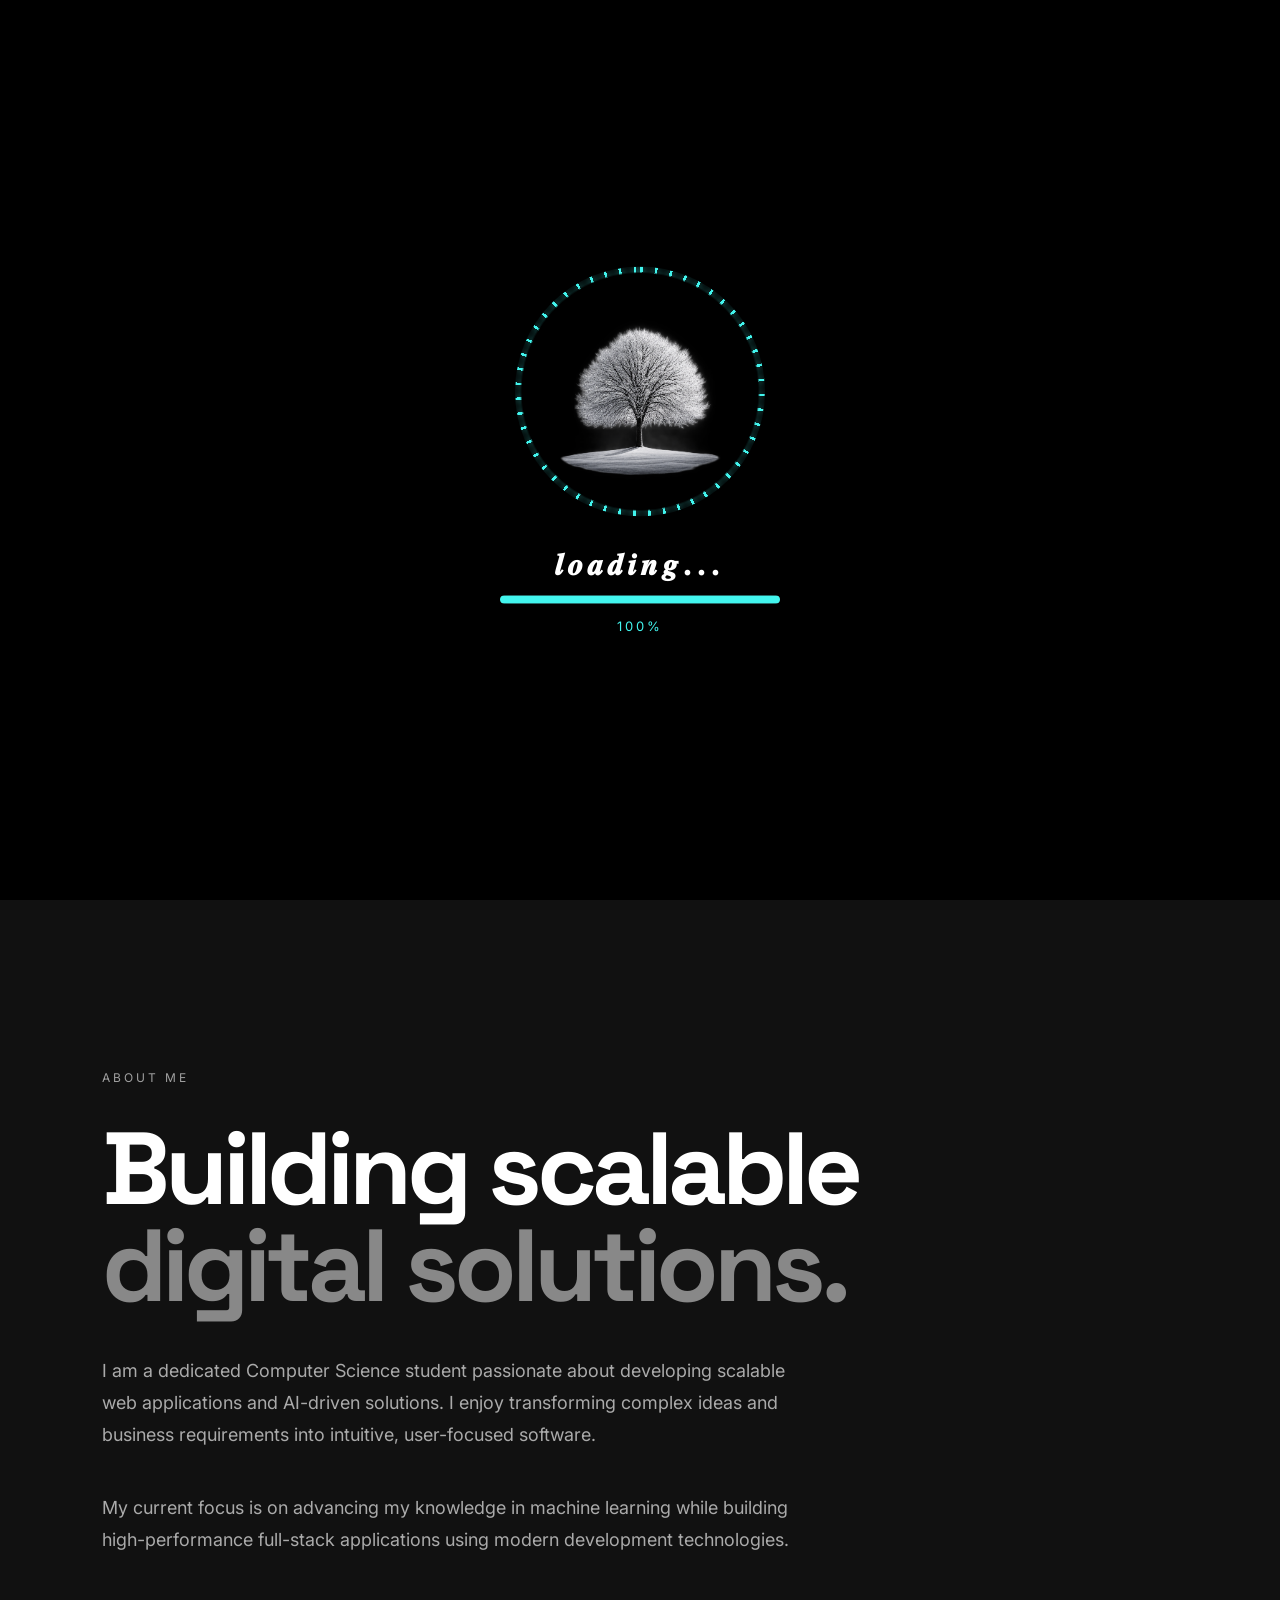
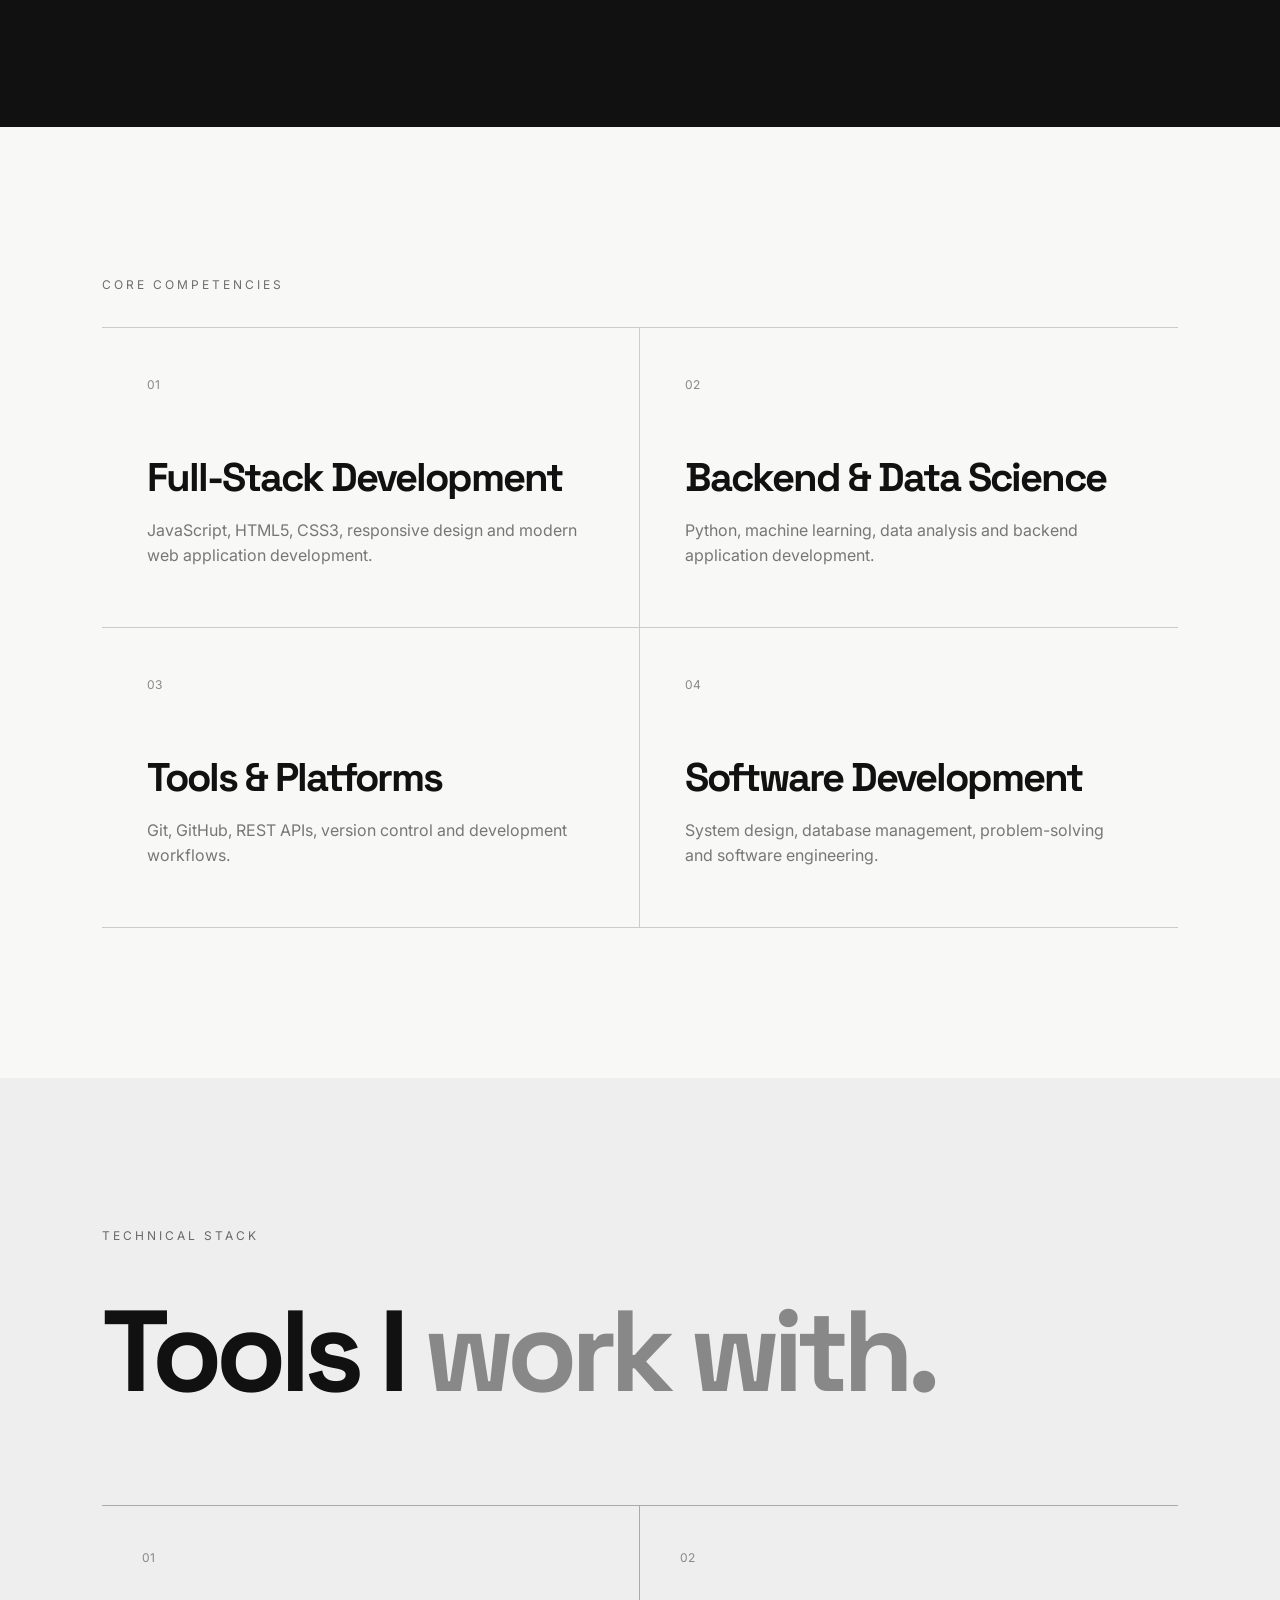
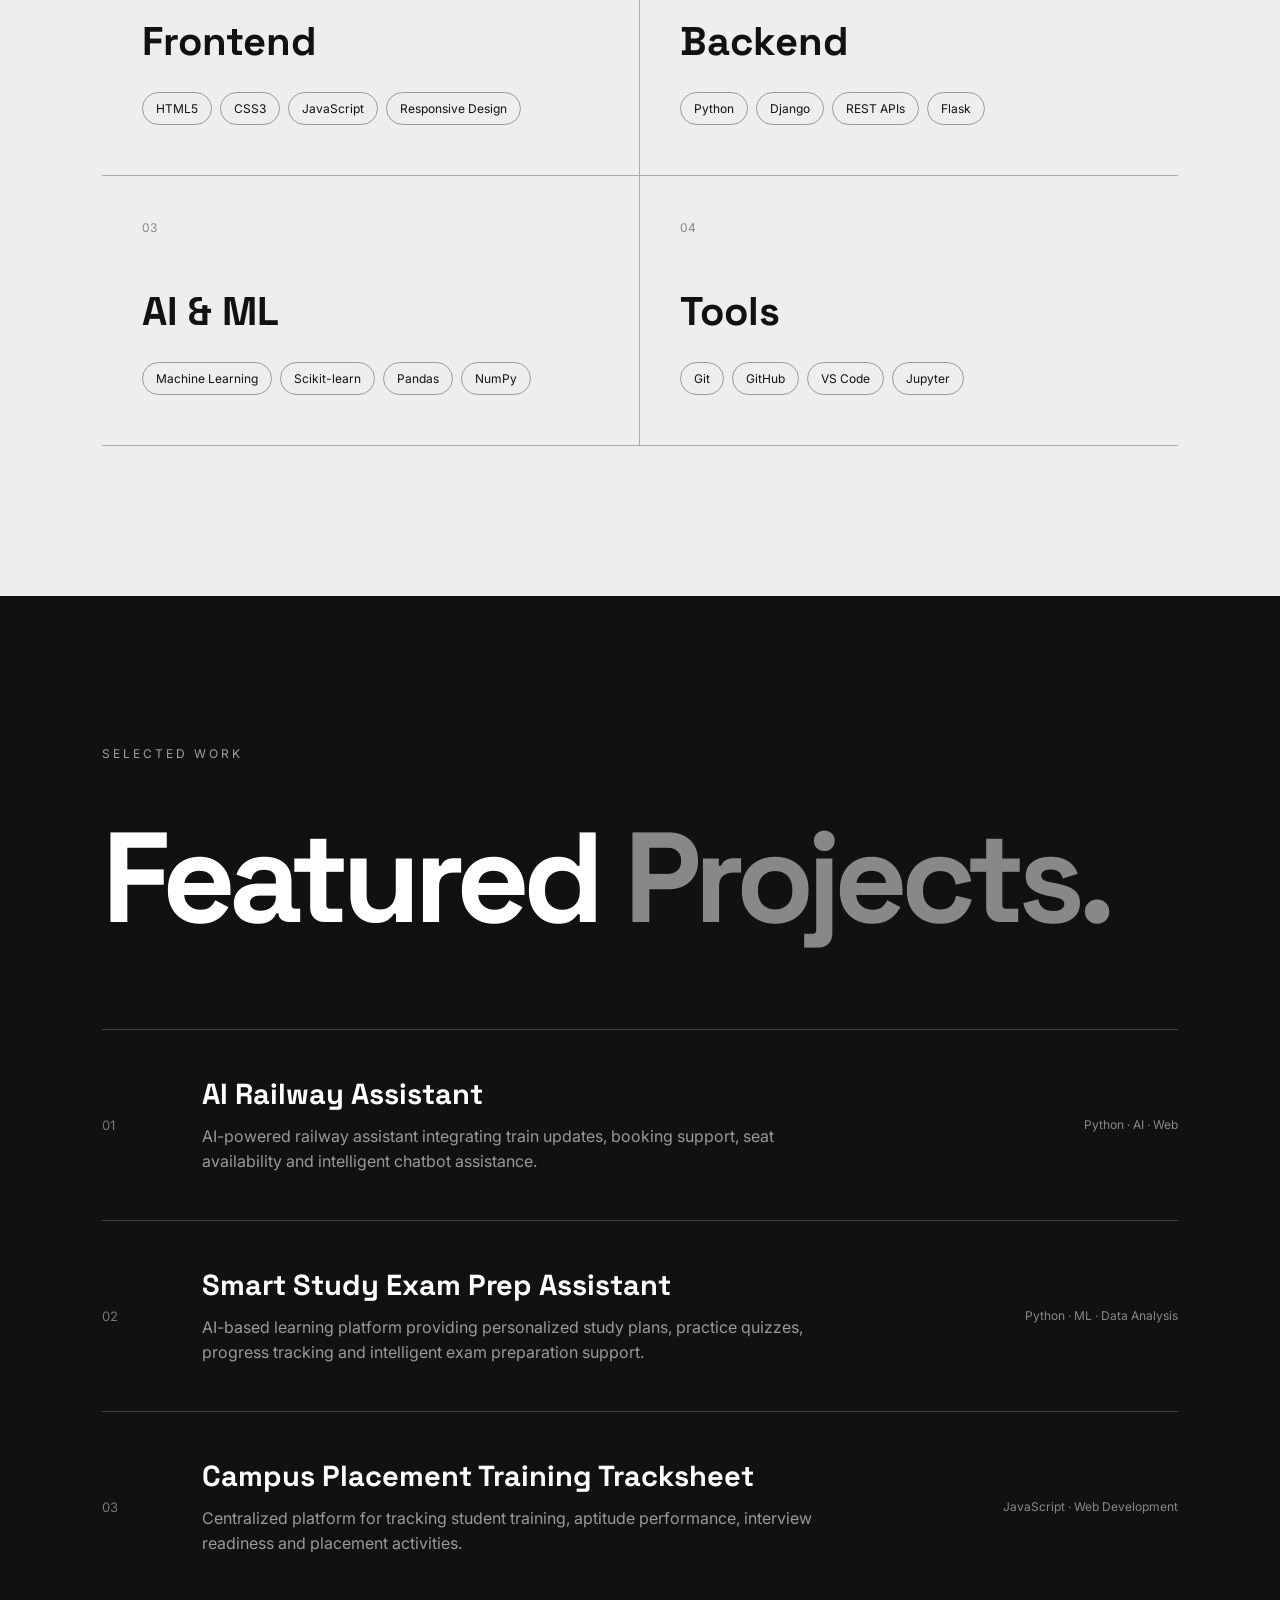
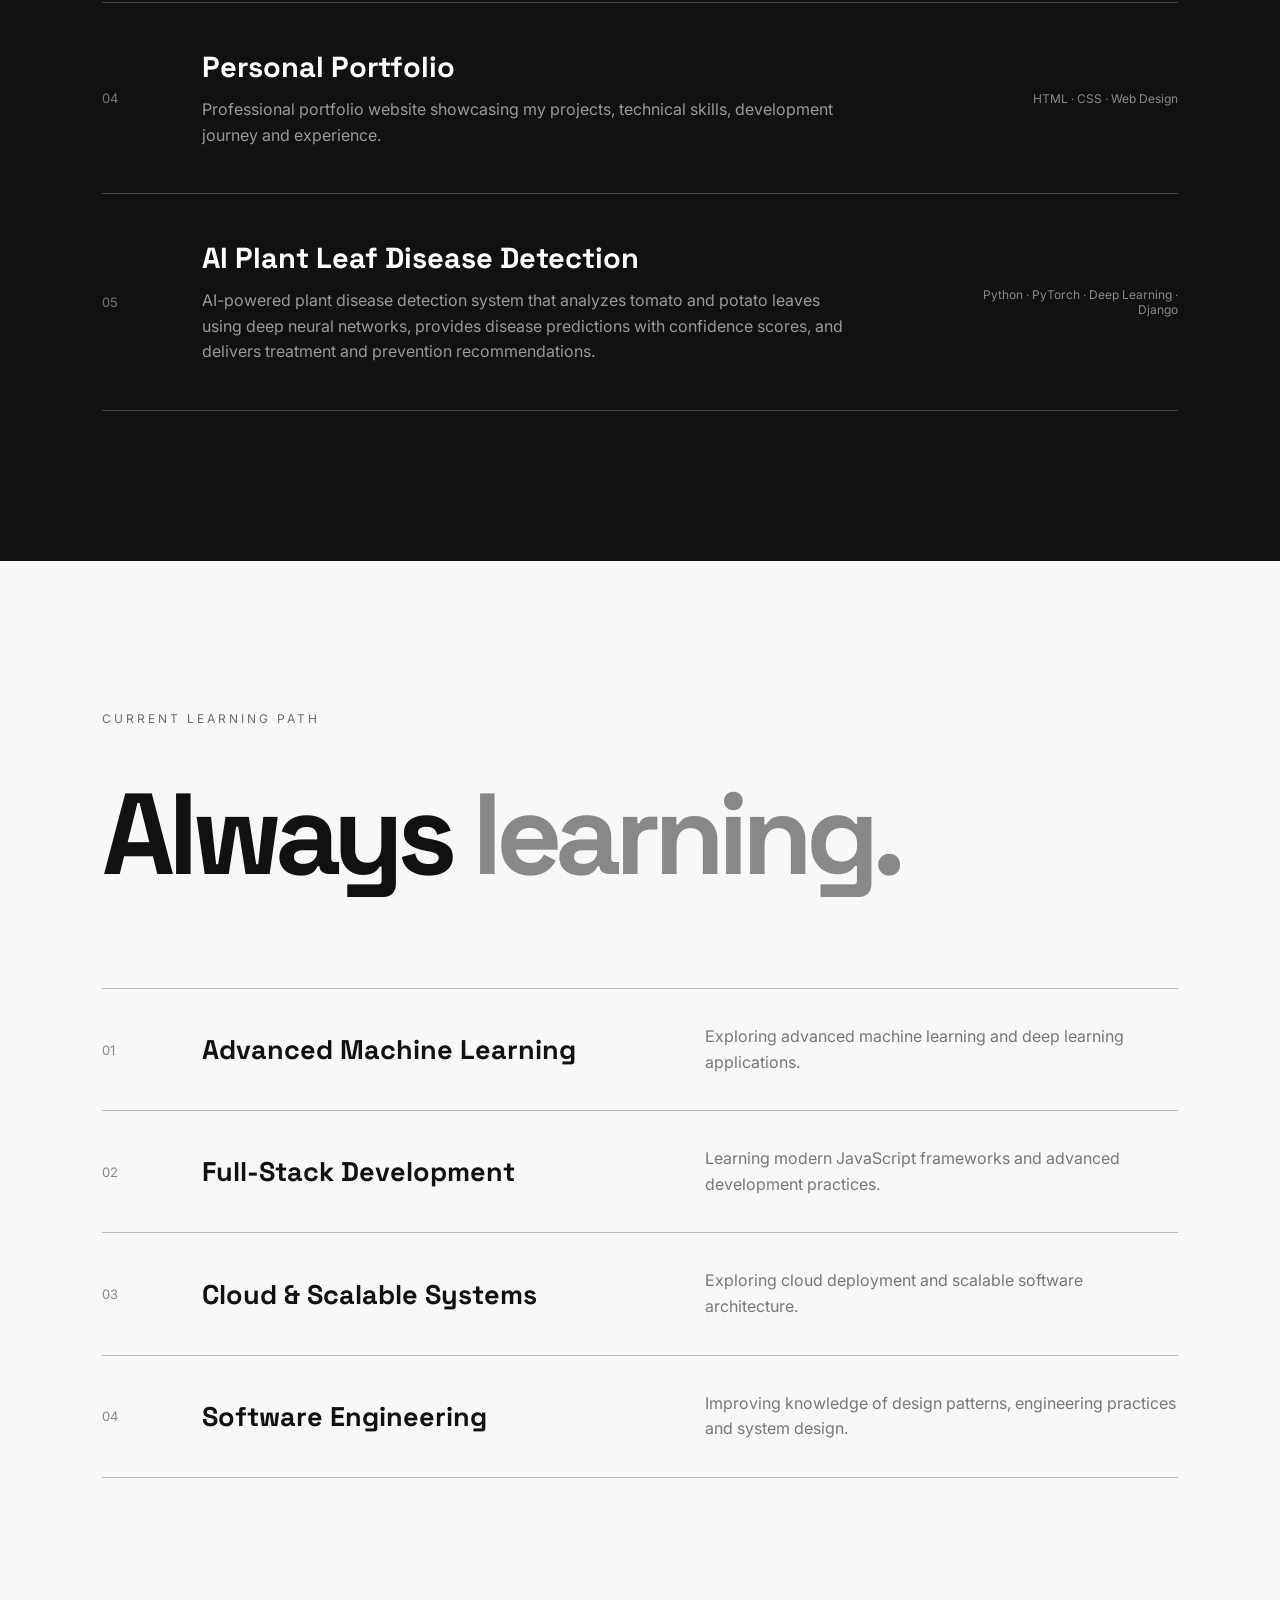
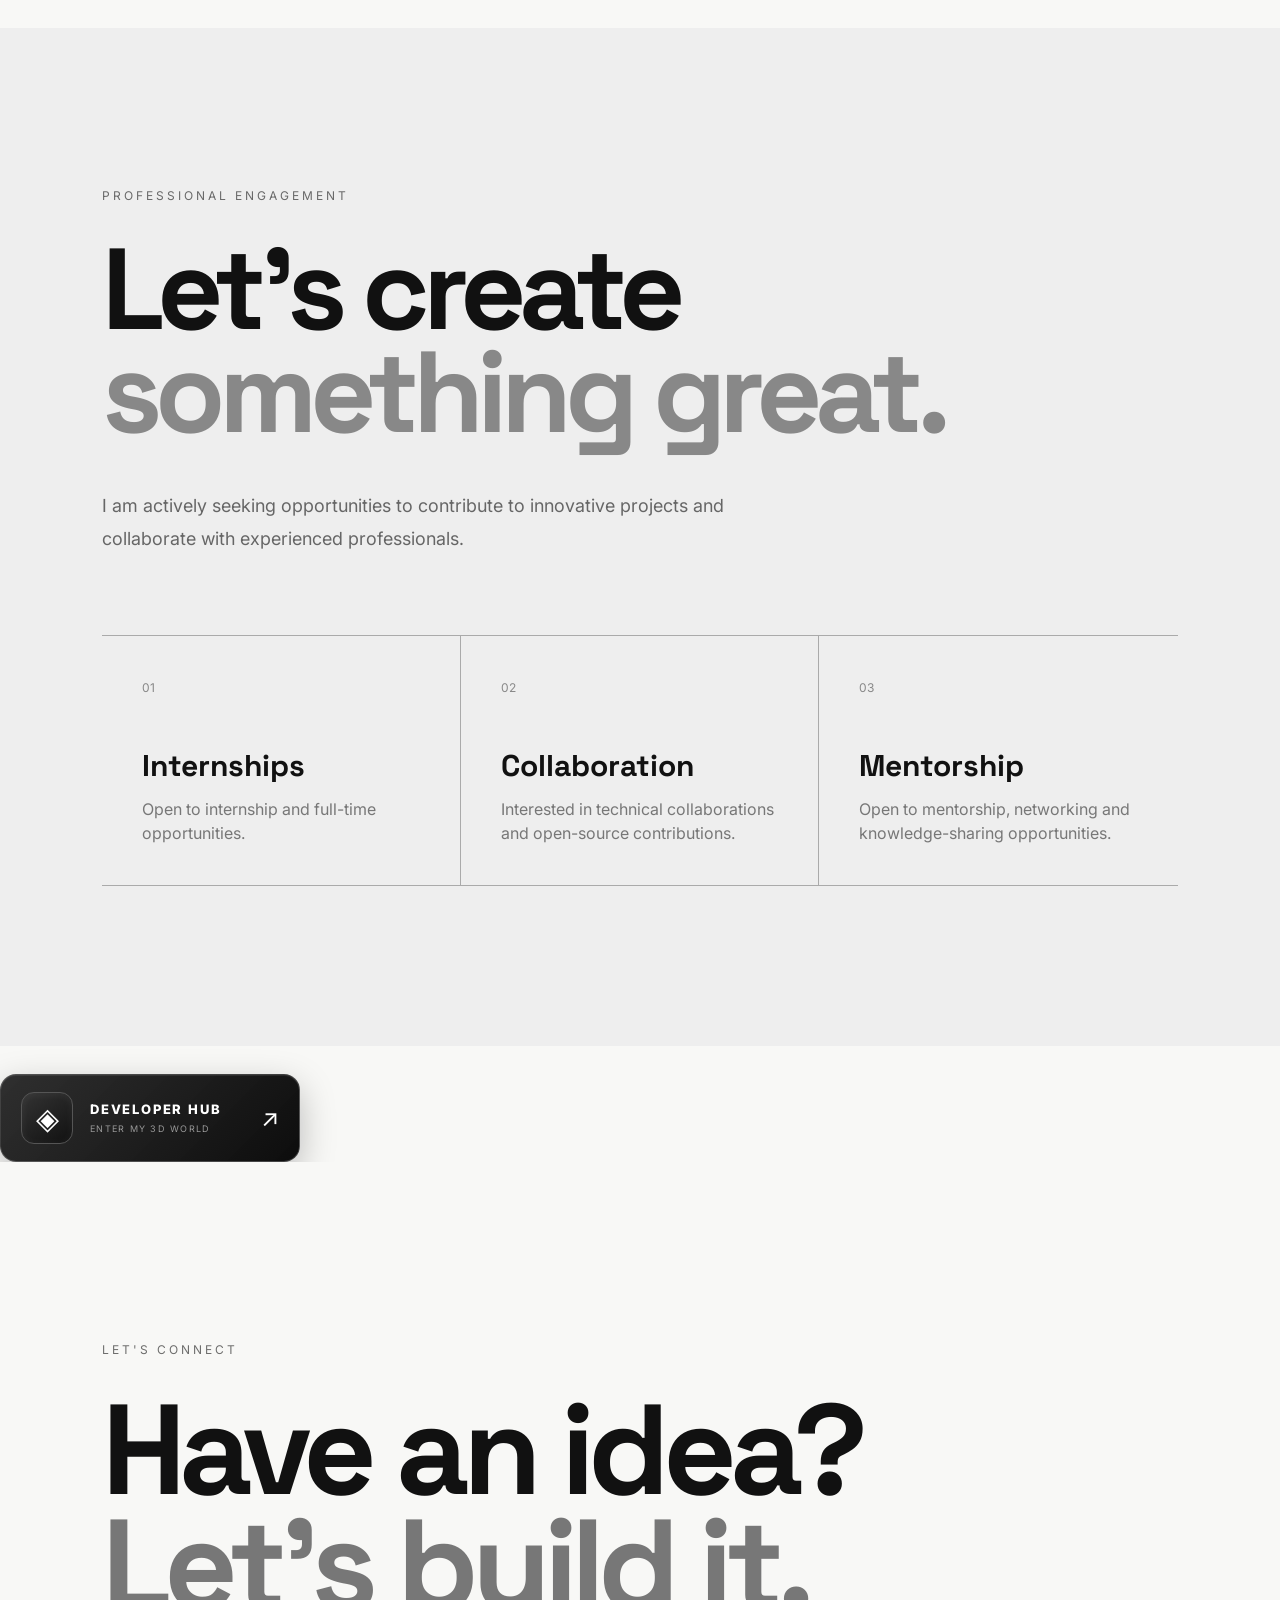
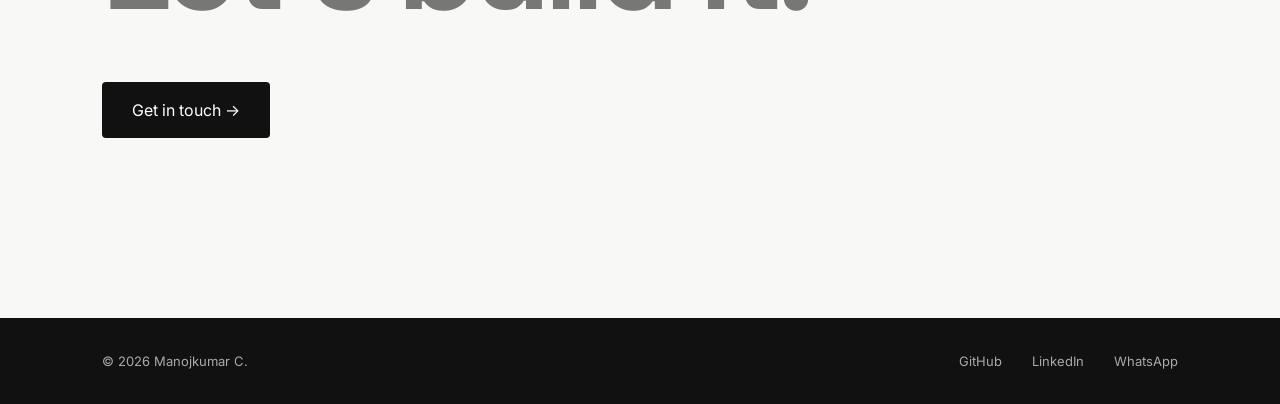
<file: index.html>
<!DOCTYPE html>
<html lang="en">
<head>
    <meta charset="UTF-8">
    <meta name="viewport" content="width=device-width, initial-scale=1.0">
    <title>Manojkumar C | Full-Stack Developer & AI/ML Enthusiast</title>
    <link rel="stylesheet" href="index.css">
</head>

<body>

    <!-- PORTFOLIO LOADING SCREEN -->
    <div id="portfolio-loader">

         <!-- Background video -->
<video id="loading-video" autoplay muted loop playsinline>
    <source src="manojscreen.mp4" type="video/mp4">
</video>


    <!-- Dark overlay -->
    <div class="loader-overlay"></div>

    <!-- Falling flowers -->
    <div id="flowerRain"></div>
        
        <div class="loading-content">

            <div class="loading-circle">
                <img
                    src="img.png"
                    alt="Tree silhouette"
                    class="loading-tree"
                >
            </div>

            <h1>𝒍𝒐𝒂𝒅𝒊𝒏𝒈...<span></span></h1>

            <div class="loading-bar">
                <div id="loading-fill"></div>
            </div>

            <p id="loading-percent">0%</p>

        </div>
    </div>

    <!-- YOUR ACTUAL PORTFOLIO STARTS HERE -->
    <header class="navbar">


 
<!-- YOUR EXISTING FOOTER AND ALL PORTFOLIO SECTIONS ABOVE -->

<script>
document.addEventListener("DOMContentLoaded", () => {
    const loader = document.getElementById("portfolio-loader");
    const fill = document.getElementById("loading-fill");
    const percent = document.getElementById("loading-percent");

    if (!loader || !fill || !percent) return;

    let progress = 0;
    let finished = false;

    document.body.style.overflow = "hidden";

    function hideLoader() {
        if (finished) return;
        finished = true;

        fill.style.width = "100%";
        percent.textContent = "100%";

        loader.classList.add("loader-hidden");
        document.body.style.overflow = "";
    }

    const timer = setInterval(() => {
        progress = Math.min(progress + 5, 100);

        fill.style.width = progress + "%";
        percent.textContent = progress + "%";

        if (progress >= 100) {
            clearInterval(timer);
            setTimeout(hideLoader, 500);
        }
    }, 100);

    // Fallback: loader should never stay forever
    setTimeout(() => {
        clearInterval(timer);
        hideLoader();
    }, 10000);
});
</script>


    <a href="#" class="logo">
        ⚡Ⲙa͢͢͢ήoj<span>𝓴𝓾𝓶𝓪𝓻 C</span>
    </a>

    <nav>
        <a href="#projects">Projects</a>
        <a href="#skills">Skills</a>
        <a href="#about">About</a>
        <a href="#contact">Contact</a>
    </nav>

    <div class="right-nav">
        <a href="#">INDIA </a>
        <a href="#">ENGLISH</a>

        <a href="mailto:manojkumar332629@gmail.com" class="contact-btn">
            Contact Me
        </a>
    </div>

</header>


<main>

<!-- HERO -->

<section class="hero">

    <div class="intro">
        👋 I AM   Manojkumar C
    </div>

    <div class="hero-title">

        <h1>FULL-STACK</h1>

        <h2>
            <span>&</span> AI/ML DEVELOPER
        </h2>

    </div>

    <div class="hero-photo">
        <img src="Cool Sunglasses Portrait Cutout.png" alt="Manojkumar C">
    </div>

    <div class="buttons">

        <a href="#projects" class="btn primary">
            View my projects
        </a>

        <a href="#contact" class="btn secondary">
            Let's connect
        </a>

    </div>

</section>


<!-- ABOUT -->

<section class="about" id="about">

    <p class="section-small">
        ABOUT ME
    </p>

    <h2>
        Building scalable
        <span>digital solutions.</span>
    </h2>

    <p class="about-text">
        I am a dedicated Computer Science student passionate about
        developing scalable web applications and AI-driven solutions.
        I enjoy transforming complex ideas and business requirements
        into intuitive, user-focused software.
    </p>

    <p class="about-text">
        My current focus is on advancing my knowledge in machine
        learning while building high-performance full-stack applications
        using modern development technologies.
    </p>

</section>


<!-- CORE COMPETENCIES -->

<section class="competencies">

    <p class="section-small">
        CORE COMPETENCIES
    </p>

    <div class="competency-grid">

        <div class="competency-card">
            <span>01</span>

            <h3>
                Full-Stack
                Development
            </h3>

            <p>
                JavaScript, HTML5, CSS3, responsive design
                and modern web application development.
            </p>
        </div>


        <div class="competency-card">
            <span>02</span>

            <h3>
                Backend &
                Data Science
            </h3>

            <p>
                Python, machine learning, data analysis
                and backend application development.
            </p>
        </div>


        <div class="competency-card">
            <span>03</span>

            <h3>
                Tools &
                Platforms
            </h3>

            <p>
                Git, GitHub, REST APIs, version control
                and development workflows.
            </p>
        </div>


        <div class="competency-card">
            <span>04</span>

            <h3>
                Software
                Development
            </h3>

            <p>
                System design, database management,
                problem-solving and software engineering.
            </p>
        </div>

    </div>

</section>


<!-- TECHNICAL STACK -->

<section class="skills" id="skills">

    <p class="section-small">
        TECHNICAL STACK
    </p>

    <h2>
        Tools I
        <span>work with.</span>
    </h2>

    <div class="skills-grid">

        <div class="skill-card">

            <span>01</span>

            <h3>
                Frontend
            </h3>

            <div class="tags">
                <span>HTML5</span>
                <span>CSS3</span>
                <span>JavaScript</span>
                <span>Responsive Design</span>
            </div>

        </div>


        <div class="skill-card">

            <span>02</span>

            <h3>
                Backend
            </h3>

            <div class="tags">
                <span>Python</span>
                <span>Django</span>
                <span>REST APIs</span>
                <span>Flask</span>
            </div>

        </div>


        <div class="skill-card">

            <span>03</span>

            <h3>
                AI & ML
            </h3>

            <div class="tags">
                <span>Machine Learning</span>
                <span>Scikit-learn</span>
                <span>Pandas</span>
                <span>NumPy</span>
            </div>

        </div>


        <div class="skill-card">

            <span>04</span>

            <h3>
                Tools
            </h3>

            <div class="tags">
                <span>Git</span>
                <span>GitHub</span>
                <span>VS Code</span>
                <span>Jupyter</span>
            </div>

        </div>

    </div>

</section>


<!-- PROJECTS -->

<section class="projects" id="projects">

    <p class="section-small">
        SELECTED WORK
    </p>

    <h2>
        Featured
        <span>Projects.</span>
    </h2>


    <div class="project-list">


        <!-- PROJECT 01 -->

        <a
            href="https://github.com/manojofficiall/AIRA-Your-AI-RAILWAY-ASSISTANT"
            target="_blank"
            class="project"
        >

            <div class="project-number">
                01
            </div>

            <div>

                <h3>
                    AI Railway Assistant
                </h3>

                <p>
                    AI-powered railway assistant integrating
                    train updates, booking support, seat availability
                    and intelligent chatbot assistance.
                </p>

            </div>

            <div class="project-tech">
                Python · AI · Web
            </div>

        </a>


        <!-- PROJECT 02 -->

        <a
            href="https://github.com/manojofficiall/SmartStudy-Assist"
            target="_blank"
            class="project"
        >

            <div class="project-number">
                02
            </div>

            <div>

                <h3>
                    Smart Study Exam Prep Assistant
                </h3>

                <p>
                    AI-based learning platform providing personalized
                    study plans, practice quizzes, progress tracking
                    and intelligent exam preparation support.
                </p>

            </div>

            <div class="project-tech">
                Python · ML · Data Analysis
            </div>

        </a>


        <!-- PROJECT 03 -->

        <a
            href="https://github.com/manojofficiall/Campus-Placement-Training-Tracksheet"
            target="_blank"
            class="project"
        >

            <div class="project-number">
                03
            </div>

            <div>

                <h3>
                    Campus Placement Training Tracksheet
                </h3>

                <p>
                    Centralized platform for tracking student training,
                    aptitude performance, interview readiness and
                    placement activities.
                </p>

            </div>

            <div class="project-tech">
                JavaScript · Web Development
            </div>

        </a>

        <!-- PROJECT 04 -->

        <a
            href="https://github.com/manojofficiall/Manojkumar_portfolio"
            target="_blank"
            class="project"
        >

            <div class="project-number">
                04
            </div>

            <div>

                <h3>
                    Personal Portfolio
                </h3>

                <p>
                    Professional portfolio website showcasing my
                    projects, technical skills, development journey
                    and experience.
                </p>

            </div>

            <div class="project-tech">
                HTML · CSS · Web Design
            </div>

        </a>

    </div>
<!-- PROJECT 05 -->

<a
    href="https://github.com/manojofficiall/Ai-Based-Plant-Leaf-Predictions-and-Detections"
    target="_blank"
    rel="noopener noreferrer"
    class="project"
>

    <div class="project-number">
        05
    </div>

    <div>

        <h3>
            AI Plant Leaf Disease Detection
        </h3>

        <p>
            AI-powered plant disease detection system that analyzes
            tomato and potato leaves using deep neural networks,
            provides disease predictions with confidence scores,
            and delivers treatment and prevention recommendations.
        </p>

    </div>

    <div class="project-tech">
        Python · PyTorch · Deep Learning · Django
    </div>

</a>

</div>

</section>


<!-- CURRENT LEARNING -->

<section class="learning">

    <p class="section-small">
        CURRENT LEARNING PATH
    </p>

    <h2>
        Always
        <span>learning.</span>
    </h2>

    <div class="learning-list">

        <div class="learning-item">
            <span>01</span>
            <h3>
                Advanced Machine Learning
            </h3>
            <p>
                Exploring advanced machine learning and
                deep learning applications.
            </p>
        </div>


        <div class="learning-item">
            <span>02</span>
            <h3>
                Full-Stack Development
            </h3>
            <p>
                Learning modern JavaScript frameworks and
                advanced development practices.
            </p>
        </div>


        <div class="learning-item">
            <span>03</span>
            <h3>
                Cloud & Scalable Systems
            </h3>
            <p>
                Exploring cloud deployment and scalable
                software architecture.
            </p>
        </div>


        <div class="learning-item">
            <span>04</span>
            <h3>
                Software Engineering
            </h3>
            <p>
                Improving knowledge of design patterns,
                engineering practices and system design.
            </p>
        </div>

    </div>

</section>


<!-- PROFESSIONAL ENGAGEMENT -->

<section class="engagement">

    <p class="section-small">
        PROFESSIONAL ENGAGEMENT
    </p>

    <h2>
        Let's create
        <span>something great.</span>
    </h2>

    <p class="engagement-text">
        I am actively seeking opportunities to contribute to
        innovative projects and collaborate with experienced
        professionals.
    </p>


    <div class="engagement-grid">

        <div>
            <span>01</span>
            <h3>
                Internships
            </h3>
            <p>
                Open to internship and full-time opportunities.
            </p>
        </div>


        <div>
            <span>02</span>
            <h3>
                Collaboration
            </h3>
            <p>
                Interested in technical collaborations and
                open-source contributions.
            </p>
        </div>


        <div>
            <span>03</span>
            <h3>
                Mentorship
            </h3>
            <p>
                Open to mentorship, networking and
                knowledge-sharing opportunities.
            </p>
        </div>

    </div>

</section>
    
<!-- DEVELOPER HUB BUTTON -->
<div class="developer-hub-container">
    
    <a href="https://manojofficiall.github.io/my-3d-website/"
   target="_blank"
   rel="noopener noreferrer"
   class="developer-hub-link">
        
        <span class="developer-hub-icon">◈</span>

        <span class="developer-hub-content">
            <span class="developer-hub-title">DEVELOPER HUB</span>
            <span class="developer-hub-subtitle">ENTER MY 3D WORLD</span>
        </span>

        <span class="developer-hub-arrow">↗</span>
    </a>
</div>

<!-- CONTACT -->

<section class="contact" id="contact">

    <p class="section-small">
        LET'S CONNECT
    </p>

    <h2>
        Have an idea?
        <br>
        <span>Let's build it.</span>
    </h2>

    <a
        href="mailto:yourmail@gmail.com"
        class="email-btn"
    >
        Get in touch →
    </a>

</section>

</main>


<footer>

    <p>
        © 2026 Manojkumar C.
    </p>

    <div>

        <a
            href="https://github.com/manojofficiall"
            target="_blank"
        >
            GitHub
        </a>

        <a
            href="https://www.linkedin.com/"
            target="_blank"
        >
            LinkedIn
        </a>

         <a
            href="https://wa.me/919751748239"
            target="_blank"
            rel="noopener noreferrer"
        >
            WhatsApp
        </a>

    </div>

</footer>


</body>
</html>
</file>
<file: index.css>
@import url('https://fonts.googleapis.com/css2?family=Inter:wght@400;500;600;700;800;900&family=Space+Grotesk:wght@400;500;600;700&display=swap');

* {
    margin: 0;
    padding: 0;
    box-sizing: border-box;
}

html {
    scroll-behavior: smooth;
}

body {
    font-family: 'Inter', sans-serif;
    background: #f8f8f6;
    color: #111;
    overflow-x: hidden;
}

a {
    text-decoration: none;
    color: inherit;
}


/* NAVBAR */

.navbar {
    height: 75px;
    padding: 0 5%;
    display: flex;
    align-items: center;
    justify-content: space-between;
    position: relative;
    z-index: 10;
}

.logo {
    font-size: 30px;
    font-weight: 900;
    letter-spacing: -2px;
}

.logo span {
    color: #ff2f92;
}

nav {
    display: flex;
    gap: 40px;
    margin-left: 80px;
}

nav a,
.right-nav a {
    font-size: 13px;
    color: #444;
    transition: 0.3s;
}

nav a:hover,
.right-nav a:hover {
    color: #93e32c;
}

.right-nav {
    display: flex;
    align-items: center;
    gap: 18px;
}

.contact-btn {
    background: #111;
    color: white !important;
    padding: 14px 20px;
    border-radius: 4px;
}


/* HERO */

.hero {
    min-height: calc(100vh - 75px);
    position: relative;
    padding-top: 70px;
    text-align: center;
    overflow: hidden;
}

.intro {
    font-size: 17px;
    color: #555;
    position: relative;
    z-index: 4;
}

.intro span {
    color: #111;
    font-weight: 600;
}

.hero-title {
    position: relative;
    z-index: 2;
    margin-top: 20px;
}

.hero-title h1 {
    font-family: 'Space Grotesk', sans-serif;
    font-size: clamp(75px, 12vw, 175px);
    line-height: 0.8;
    font-weight: 900;
    letter-spacing: -10px;
    white-space: nowrap;
}

.hero-title h2 {
    font-family: 'Space Grotesk', sans-serif;
    font-size: clamp(60px, 10vw, 150px);
    line-height: 0.9;
    font-weight: 800;
    letter-spacing: -8px;
    color: transparent;
    -webkit-text-stroke: 1.5px #555;
    white-space: nowrap;
}

.hero-title h2 span {
    color: transparent;
    -webkit-text-stroke: 1.5px #555;
}

.location {
    position: relative;
    z-index: 4;
    text-align: left;
    margin-left: 8%;
    margin-top: 20px;
    font-size: 16px;
    color: #555;
}


/* PHOTO */

.hero-photo {
    position: absolute;
    z-index: 3;
    width: 400px;
    height: 520px;
    left: 50%;
    bottom: -35px;
    transform: translateX(-50%);
    overflow: hidden;
    pointer-events: none;
}

.hero-photo::after {
    content: "";
    position: absolute;
    left: 0;
    right: 0;
    bottom: 0;
    height: 110px;
    background: linear-gradient(
        transparent,
        #f8f8f6
    );
}

.hero-photo img {
    width: 100%;
    height: 100%;
    object-fit: cover;
    object-position: center top;
    filter: grayscale(100%);
    mix-blend-mode: multiply;
    
}


/* BUTTONS */

.buttons {
    position: absolute;
    z-index: 5;
    bottom: 35px;
    left: 50%;
    transform: translateX(-50%);
    display: flex;
    gap: 10px;
}

.btn {
    padding: 15px 24px;
    border: 1px solid #111;
    border-radius: 4px;
    font-size: 13px;
    transition: 0.3s;
}

.primary {
    background: #111;
    color: white;
}

.secondary {
    background: rgba(255,255,255,0.8);
}

.btn:hover {
    transform: translateY(-3px);
}


/* ABOUT */

.about {
    padding: 170px 8%;
    background: #111;
    color: white;
}

.section-small {
    font-size: 12px;
    letter-spacing: 3px;
    margin-bottom: 35px;
    opacity: 0.6;
}

.about h2,
.skills h2,
.projects h2,
.learning h2,
.engagement h2 {
    font-family: 'Space Grotesk', sans-serif;
}

.about h2 {
    max-width: 1000px;
    font-size: clamp(50px, 8vw, 110px);
    line-height: 0.95;
    letter-spacing: -5px;
}

.about h2 span,
.skills h2 span,
.learning h2 span,
.engagement h2 span {
    color: #888;
}

.about-text {
    max-width: 700px;
    margin-top: 40px;
    font-size: 18px;
    line-height: 1.8;
    color: #aaa;
}


/* CORE COMPETENCIES */

.competencies {
    padding: 150px 8%;
    background: #f8f8f6;
}

.competency-grid {
    display: grid;
    grid-template-columns: repeat(2, 1fr);
    border-top: 1px solid #ccc;
}

.competency-card {
    min-height: 300px;
    padding: 45px;
    border-bottom: 1px solid #ccc;
    transition: 0.4s;
}

.competency-card:nth-child(odd) {
    border-right: 1px solid #ccc;
}

.competency-card span {
    font-size: 12px;
    color: #888;
}

.competency-card h3 {
    margin-top: 65px;
    max-width: 450px;
    font-family: 'Space Grotesk', sans-serif;
    font-size: 40px;
    line-height: 1;
    letter-spacing: -2px;
}

.competency-card p {
    max-width: 450px;
    margin-top: 20px;
    color: #777;
    line-height: 1.6;
}

.competency-card:hover {
    background: #111;
    color: white;
}

.competency-card:hover span,
.competency-card:hover p {
    color: #aaa;
}


/* TECHNICAL STACK */

.skills {
    padding: 150px 8%;
    background: #eee;
}

.skills h2 {
    font-size: clamp(60px, 9vw, 130px);
    letter-spacing: -7px;
    margin-bottom: 80px;
}

.skills-grid {
    display: grid;
    grid-template-columns: repeat(2, 1fr);
    border-top: 1px solid #aaa;
}

.skill-card {
    min-height: 270px;
    padding: 40px;
    border-bottom: 1px solid #aaa;
}

.skill-card:nth-child(odd) {
    border-right: 1px solid #aaa;
}

.skill-card > span {
    font-size: 12px;
    color: #888;
}

.skill-card h3 {
    font-family: 'Space Grotesk', sans-serif;
    font-size: 40px;
    margin-top: 50px;
}

.tags {
    display: flex;
    flex-wrap: wrap;
    gap: 8px;
    margin-top: 25px;
}

.tags span {
    border: 1px solid #999;
    border-radius: 30px;
    padding: 8px 13px;
    font-size: 12px;
}

.skill-card:hover {
    background: #111;
    color: white;
}

.skill-card:hover .tags span {
    border-color: #777;
}


/* PROJECTS */

.projects {
    padding: 150px 8%;
    background: #111;
    color: white;
}

.projects h2 {
    font-size: clamp(60px, 10vw, 140px);
    letter-spacing: -7px;
    margin-bottom: 70px;
}

.projects h2 span {
    color: #888;
}

.project-list {
    border-top: 1px solid #444;
}

.project {
    display: grid;
    grid-template-columns: 70px 1fr 230px;
    gap: 30px;
    padding: 45px 0;
    border-bottom: 1px solid #444;
    align-items: center;
    transition: 0.4s;
}

.project:hover {
    padding-left: 20px;
}

.project-number {
    color: #777;
    font-size: 13px;
}

.project h3 {
    font-family: 'Space Grotesk', sans-serif;
    font-size: 29px;
    margin-bottom: 12px;
}

.project p {
    max-width: 650px;
    color: #999;
    line-height: 1.6;
}

.project-tech {
    color: #888;
    font-size: 12px;
    text-align: right;
}


/* LEARNING */

.learning {
    padding: 150px 8%;
    background: #f8f8f6;
}

.learning h2 {
    font-size: clamp(60px, 9vw, 130px);
    letter-spacing: -7px;
    margin-bottom: 80px;
}

.learning-list {
    border-top: 1px solid #bbb;
}

.learning-item {
    display: grid;
    grid-template-columns: 70px 1fr 1fr;
    gap: 30px;
    padding: 35px 0;
    border-bottom: 1px solid #bbb;
    align-items: center;
}

.learning-item > span {
    color: #888;
    font-size: 13px;
}

.learning-item h3 {
    font-family: 'Space Grotesk', sans-serif;
    font-size: 27px;
}

.learning-item p {
    color: #777;
    line-height: 1.6;
}


/* PROFESSIONAL ENGAGEMENT */

.engagement {
    padding: 160px 8%;
    background: #eee;
}

.engagement h2 {
    font-size: clamp(55px, 9vw, 130px);
    line-height: 0.9;
    letter-spacing: -7px;
}

.engagement-text {
    max-width: 650px;
    margin-top: 45px;
    font-size: 18px;
    line-height: 1.8;
    color: #666;
}

.engagement-grid {
    margin-top: 80px;
    display: grid;
    grid-template-columns: repeat(3, 1fr);
    border-top: 1px solid #aaa;
}

.engagement-grid > div {
    padding: 40px;
    min-height: 230px;
    border-bottom: 1px solid #aaa;
}

.engagement-grid > div:not(:last-child) {
    border-right: 1px solid #aaa;
}

.engagement-grid span {
    color: #888;
    font-size: 12px;
}

.engagement-grid h3 {
    font-family: 'Space Grotesk', sans-serif;
    font-size: 30px;
    margin-top: 50px;
}

.engagement-grid p {
    color: #777;
    margin-top: 12px;
    line-height: 1.5;
}


/* CONTACT */

.contact {
    padding: 180px 8%;
    background: #f8f8f6;
}

.contact h2 {
    font-family: 'Space Grotesk', sans-serif;
    font-size: clamp(60px, 10vw, 140px);
    line-height: 0.9;
    letter-spacing: -7px;
}

.contact h2 span {
    color: #777;
}

.email-btn {
    display: inline-block;
    margin-top: 60px;
    background: #111;
    color: white;
    padding: 18px 30px;
    border-radius: 4px;
    transition: 0.3s;
}

.email-btn:hover {
    transform: translateY(-4px);
}


/* FOOTER */

footer {
    padding: 35px 8%;
    background: #111;
    color: #aaa;
    display: flex;
    justify-content: space-between;
    font-size: 13px;
}

footer div {
    display: flex;
    gap: 30px;
}

footer a:hover {
    color: white;
}


/* MOBILE */

@media (max-width: 900px) {

    .navbar {
        padding: 0 25px;
    }

    nav {
        display: none;
    }

    .right-nav a:not(.contact-btn) {
        display: none;
    }

    .contact-btn {
        padding: 10px 14px;
        font-size: 11px !important;
    }

    .hero {
        min-height: 700px;
        padding-top: 50px;
    }

    .intro {
        padding: 0 20px;
        font-size: 14px;
    }

    .hero-title h1 {
        font-size: 17vw;
        letter-spacing: -5px;
    }

    .hero-title h2 {
        font-size: 15vw;
        letter-spacing: -5px;
    }

    .location {
        margin-left: 25px;
    }

    .hero-photo {
        width: 300px;
        height: 420px;
    }

    .buttons {
        bottom: 20px;
        width: 100%;
        justify-content: center;
    }

    .btn {
        padding: 12px 15px;
        font-size: 11px;
    }

    .about,
    .competencies,
    .skills,
    .projects,
    .learning,
    .engagement,
    .contact {
        padding: 100px 25px;
    }

    .about h2,
    .skills h2,
    .projects h2,
    .learning h2,
    .engagement h2,
    .contact h2 {
        letter-spacing: -3px;
    }

    .competency-grid,
    .skills-grid {
        grid-template-columns: 1fr;
    }

    .competency-card {
        min-height: 250px;
    }

    .competency-card:nth-child(odd),
    .skill-card:nth-child(odd) {
        border-right: none;
    }

    .competency-card h3,
    .skill-card h3 {
        font-size: 32px;
    }

    .project {
        grid-template-columns: 40px 1fr;
        gap: 15px;
    }

    .project-tech {
        grid-column: 2;
        text-align: left;
    }

    .learning-item {
        grid-template-columns: 40px 1fr;
    }

    .learning-item p {
        grid-column: 2;
    }

    .engagement-grid {
        grid-template-columns: 1fr;
    }

    .engagement-grid > div:not(:last-child) {
        border-right: none;
    }

    footer {
        padding: 30px 25px;
        flex-direction: column;
        gap: 20px;
    }
}

/* SECTION OVERLAP FIX */

.learning,
.engagement,
.contact {
    position: relative;
    width: 100%;
    clear: both;
}

.learning {
    z-index: 1;
}

.engagement {
    z-index: 2;
}

.contact {
    z-index: 1;
}

/* Prevent content from escaping its section */
.learning-list,
.engagement-grid {
    position: relative;
}

/* ===== MANOJ PORTFOLIO LOADER ===== */

#portfolio-loader {
    position: fixed;
    inset: 0;
    z-index: 999999;
    display: flex;
    align-items: center;
    justify-content: center;
    background: #030303;
    color: #fff;
    opacity: 1;
    visibility: visible;
    transition: opacity 0.8s ease, visibility 0.8s ease;
}

#portfolio-loader.loader-hidden {
    opacity: 0;
    visibility: hidden;
    pointer-events: none;
}

.loading-content {
    width: min(85%, 360px);
    text-align: center;
}

.loading-circle {
    position: relative;
    width: min(65vw, 250px);
    aspect-ratio: 1;
    margin: 0 auto 28px;
    display: flex;
    align-items: center;
    justify-content: center;
}

/* Rotating cyan circle */
.loading-circle::before {
    content: "";
    position: absolute;
    inset: 0;
    border-radius: 50%;
    background: repeating-conic-gradient(
        #42f5ee 0deg 1.2deg,
        transparent 1.2deg 7deg
    );

    -webkit-mask: radial-gradient(
        farthest-side,
        transparent calc(100% - 7px),
        #000 calc(100% - 5px)
    );

    mask: radial-gradient(
        farthest-side,
        transparent calc(100% - 7px),
        #000 calc(100% - 5px)
    );

    animation: manoj-loader-spin 8s linear infinite;
    filter: drop-shadow(0 0 5px #42f5ee);
}

/* Tree image inside the circle */
.loading-tree {
    position: relative;
    z-index: 2;
    width: 90%;
    height: 90%;
    object-fit: contain;
}

/* Loading title */
.loading-content h1 {
    color: #fff;
    font-family: 'Space Grotesk', sans-serif;
    font-size: 30px;
    letter-spacing: 5px;
    margin: 0 0 12px;
}

.loading-content h1 span {
    color: #42f5ee;
}

.loading-subtitle {
    color: #aaa;
    font-size: 10px;
    letter-spacing: 4px;
    margin-bottom: 25px;
}

/* Progress bar */
.loading-bar {
    width: 100%;
    height: 8px;
    background: #292929;
    border-radius: 20px;
    overflow: hidden;
}

#loading-fill {
    width: 0%;
    height: 100%;
    background: #42f5ee;
    box-shadow: 0 0 12px #42f5ee;
    border-radius: inherit;
    transition: width 0.5s ease;
}

#loading-percent {
    color: #42f5ee;
    font-size: 13px;
    letter-spacing: 3px;
    margin-top: 14px;
}

/* Rotation animation */
@keyframes manoj-loader-spin {
    to {
        transform: rotate(360deg);
    }
}

/* Mobile display */
@media (max-width: 480px) {
    .loading-content h1 {
        font-size: 25px;
    }

    .loading-circle {
        width: min(65vw, 220px);
    }
}

```css
/* FLOWER RAIN BACKGROUND */
.flower-rain {
    position: absolute;
    inset: 0;
    overflow: hidden;
    pointer-events: none;
    z-index: 1;
}

#portfolio-loader {
    position: fixed;
    inset: 0;
    overflow: hidden;
    z-index: 99999;
}

/* Keep tree, text and loading bar visible */
#portfolio-loader .loading-content {
    position: relative;
    z-index: 2;
}

.flower {
    position: absolute;
    top: -50px;
    left: 0;
    font-size: 24px;
    pointer-events: none;
    animation: flowerFall linear forwards;
}

@keyframes flowerFall {
    0% {
        transform: translate(-10vw, -5vh) rotate(0deg);
    }

    50% {
        transform: translate(45vw, 50vh) rotate(180deg);
    }

    100% {
        transform: translate(110vw, 110vh) rotate(360deg);
    }
}

/* Center the complete loader */
#portfolio-loader {
    position: fixed;
    inset: 0;
    width: 100%;
    height: 100vh;
    display: flex;
    justify-content: center;
    align-items: center;
    overflow: hidden;
    background: #000;
    z-index: 99999;
}

/* Center loading content */
#portfolio-loader .loading-content {
    position: absolute;
    left: 50%;
    top: 50%;
    transform: translate(-50%, -50%);
    width: min(280px, 85vw);
    text-align: center;
    z-index: 20;
}

/* Flower background */
#flowerRain {
    position: absolute;
    inset: 0;
    overflow: hidden;
    pointer-events: none;
    z-index: 10;
}

.flower {
    position: absolute;
    top: -40px;
    left: 0;
    font-size: 22px;
    animation: flowerFall linear forwards;
    will-change: transform;
}

@keyframes flowerFall {
    0% {
        transform: translate(0, -5vh) rotate(0deg);
        opacity: 0;
    }

    10% {
        opacity: 1;
    }

    100% {
        transform: translate(-15vw, 110vh) rotate(360deg);
        opacity: 0;
    }
}

/* Hide loader when finished */
#portfolio-loader.loader-hidden {
    opacity: 0;
    visibility: hidden;
    pointer-events: none;
    transition: opacity 0.6s ease, visibility 0.6s ease;
}

#portfolio-loader {
    position: fixed;
    inset: 0;
    width: 100%;
    height: 100vh;
    display: flex;
    justify-content: center;
    align-items: center;
    overflow: hidden;
    z-index: 99999;
}

#portfolio-loader .loading-content {
    position: relative;
    top: auto;
    left: auto;
    margin: 0;
    transform: none;
    width: min(280px, 90vw);
    text-align: center;
    z-index: 2;
}

#flowerRain {
    position: absolute;
    inset: 0;
    overflow: hidden;
    pointer-events: none;
    z-index: 1;
}

.flower {
    position: absolute;
    top: -40px;
    animation: petalFall linear forwards;
    pointer-events: none;
}

keyframes petalFall {
    0% {
        transform: translate(0, -5vh) rotate(0deg);
        opacity: 0;
    }
    10% {
        opacity: 1;
    }
    100% {
        transform: translate(-10vw, 110vh) rotate(360deg);
        opacity: 0;
    }
}
/* ===== FULL SCREEN VIDEO LOADER FIX ===== */

#portfolio-loader {
    position: fixed !important;
    inset: 0 !important;
    width: 100% !important;
    height: 100vh !important;
    height: 100dvh !important;

    display: flex !important;
    align-items: center !important;
    justify-content: center !important;

    overflow: hidden !important;
    background: #000;
    z-index: 999999;
}

/* Video full screen */
#portfolio-loader #loading-video {
    position: absolute !important;
    top: 0 !important;
    left: 0 !important;
    width: 100% !important;
    height: 100% !important;

    object-fit: cover !important;
    object-position: center !important;
    z-index: 0;
}

/* Dark overlay */
#portfolio-loader .loader-overlay {
    position: absolute;
    inset: 0;
    background: rgba(0, 0, 0, 0.35);
    z-index: 1;
    pointer-events: none;
}

/* Falling flowers */
#portfolio-loader #flowerRain {
    position: absolute;
    inset: 0;
    overflow: hidden;
    pointer-events: none;
    z-index: 2;
}

/* Loading content: exact center */
#portfolio-loader .loading-content {
    position: absolute !important;
    top: 50% !important;
    left: 50% !important;
    right: auto !important;
    bottom: auto !important;

    transform: translate(-50%, -50%) !important;

    width: min(280px, 85vw) !important;
    margin: 0 !important;

    display: flex !important;
    flex-direction: column !important;
    align-items: center !important;
    justify-content: center !important;
    text-align: center !important;

    z-index: 3;
}

/* Loader fade */
#portfolio-loader.loader-hidden {
    opacity: 0;
    visibility: hidden;
    pointer-events: none;
    transition: opacity 0.8s ease, visibility 0.8s ease;
}

/* Desktop loader adjustments */
@media (min-width: 768px) {
    #portfolio-loader {
        width: 100%;
        height: 100vh;
        overflow: hidden;
        position: fixed;
        inset: 0;
    }

    #loading-video {
        width: 100%;
        height: 100%;
        object-fit: contain;
    }
}

/* Keep the video full-screen on mobile */
@media (max-width: 767px) {
    #loading-video {
        width: 100%;
        height: 100%;
        object-fit: cover;
    }
}

/* FUTURISTIC DEVELOPER HUB */
.developer-hub-link {
    position: relative;
    isolation: isolate;
    overflow: hidden;

    display: inline-flex;
    align-items: center;
    gap: 17px;

    min-width: 300px;
    margin-top: 28px;
    padding: 17px 20px;

    color: #fff;
    text-decoration: none;
    background: linear-gradient(
        135deg,
        rgba(36, 36, 36, 0.95),
        rgba(8, 8, 8, 0.98)
    );

    border: 1px solid rgba(255, 255, 255, 0.20);
    border-radius: 16px;
    box-shadow:
        inset 0 1px 0 rgba(255, 255, 255, 0.08),
        0 12px 35px rgba(0, 0, 0, 0.25);

    transition: transform .35s ease,
                border-color .35s ease,
                box-shadow .35s ease;
}

/* Subtle light sweep */
.developer-hub-link::before {
    content: "";
    position: absolute;
    z-index: -1;
    top: 0;
    left: -120%;
    width: 70%;
    height: 100%;

    background: linear-gradient(
        110deg,
        transparent,
        rgba(255, 255, 255, 0.10),
        transparent
    );

    transform: skewX(-20deg);
    transition: left .7s ease;
}

.developer-hub-link:hover::before {
    left: 150%;
}

.developer-hub-link:hover {
    transform: translateY(-5px);
    border-color: rgba(255, 255, 255, 0.65);
    box-shadow:
        0 18px 45px rgba(0, 0, 0, 0.45),
        0 0 24px rgba(255, 255, 255, 0.06);
}

.developer-hub-icon {
    display: grid;
    place-items: center;
    flex-shrink: 0;
    width: 52px;
    height: 52px;

    color: #fff;
    background: linear-gradient(145deg, #333, #111);
    border: 1px solid #555;
    border-radius: 13px;
    font-size: 30px;

    box-shadow: inset 0 1px 8px rgba(255,255,255,.06);
    transition: transform .5s ease;
}

.developer-hub-link:hover .developer-hub-icon {
    transform: rotate(-12deg) scale(1.06);
}

.developer-hub-content {
    display: flex;
    flex: 1;
    flex-direction: column;
    gap: 6px;
}

.developer-hub-title {
    font-size: 13px;
    font-weight: 800;
    letter-spacing: 1.8px;
}

.developer-hub-subtitle {
    color: #999;
    font-size: 9px;
    letter-spacing: 1.25px;
}

.developer-hub-arrow {
    color: #fff;
    font-size: 24px;
    transition: transform .35s ease;
}

.developer-hub-link:hover .developer-hub-arrow {
    transform: translate(4px, -4px);
}

@media (max-width: 480px) {
    .developer-hub-link {
        min-width: 0;
        max-width: 100%;
        gap: 12px;
        padding: 14px;
    }

    .developer-hub-icon {
        width: 44px;
        height: 44px;
    }

    .developer-hub-title {
        font-size: 11px;
        letter-spacing: 1.2px;
    }
}

@media (prefers-reduced-motion: reduce) {
    .developer-hub-link,
    .developer-hub-link *,
    .developer-hub-link::before {
        transition: none;
    }
}
</file>
